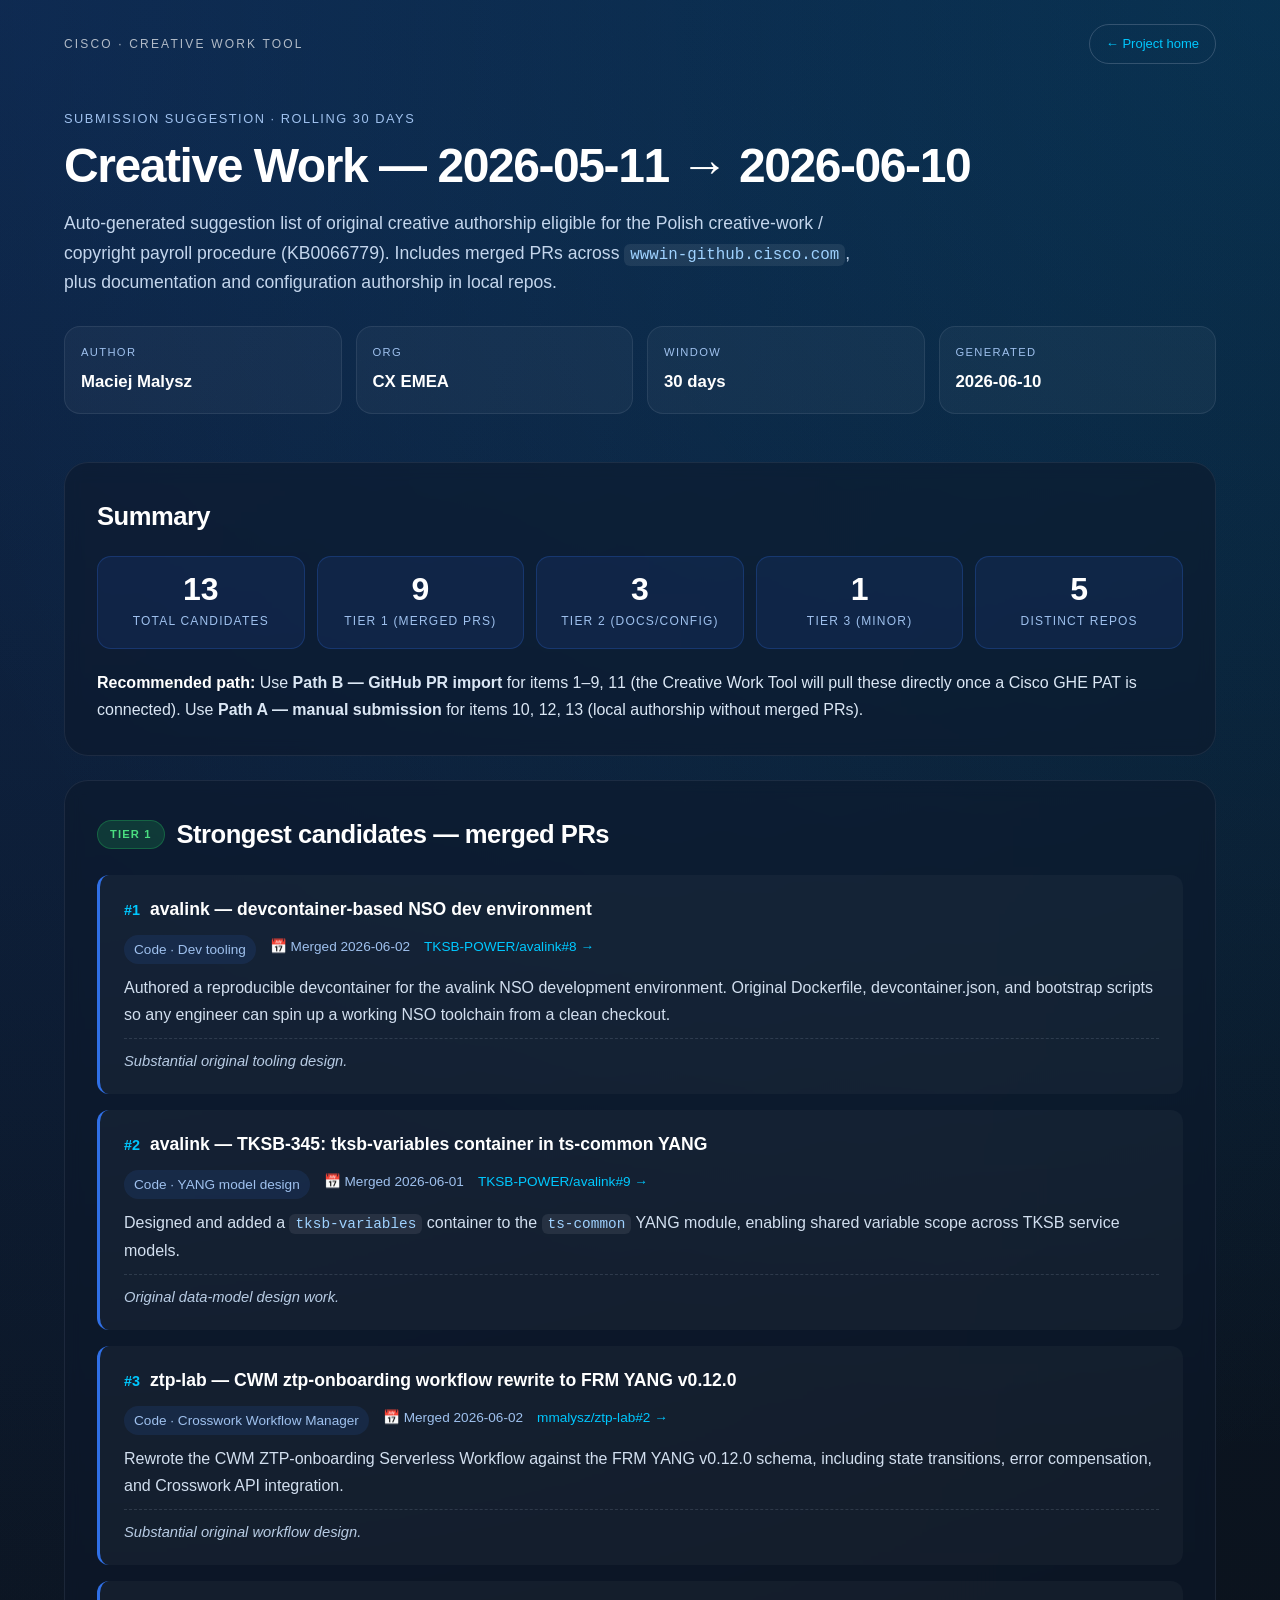
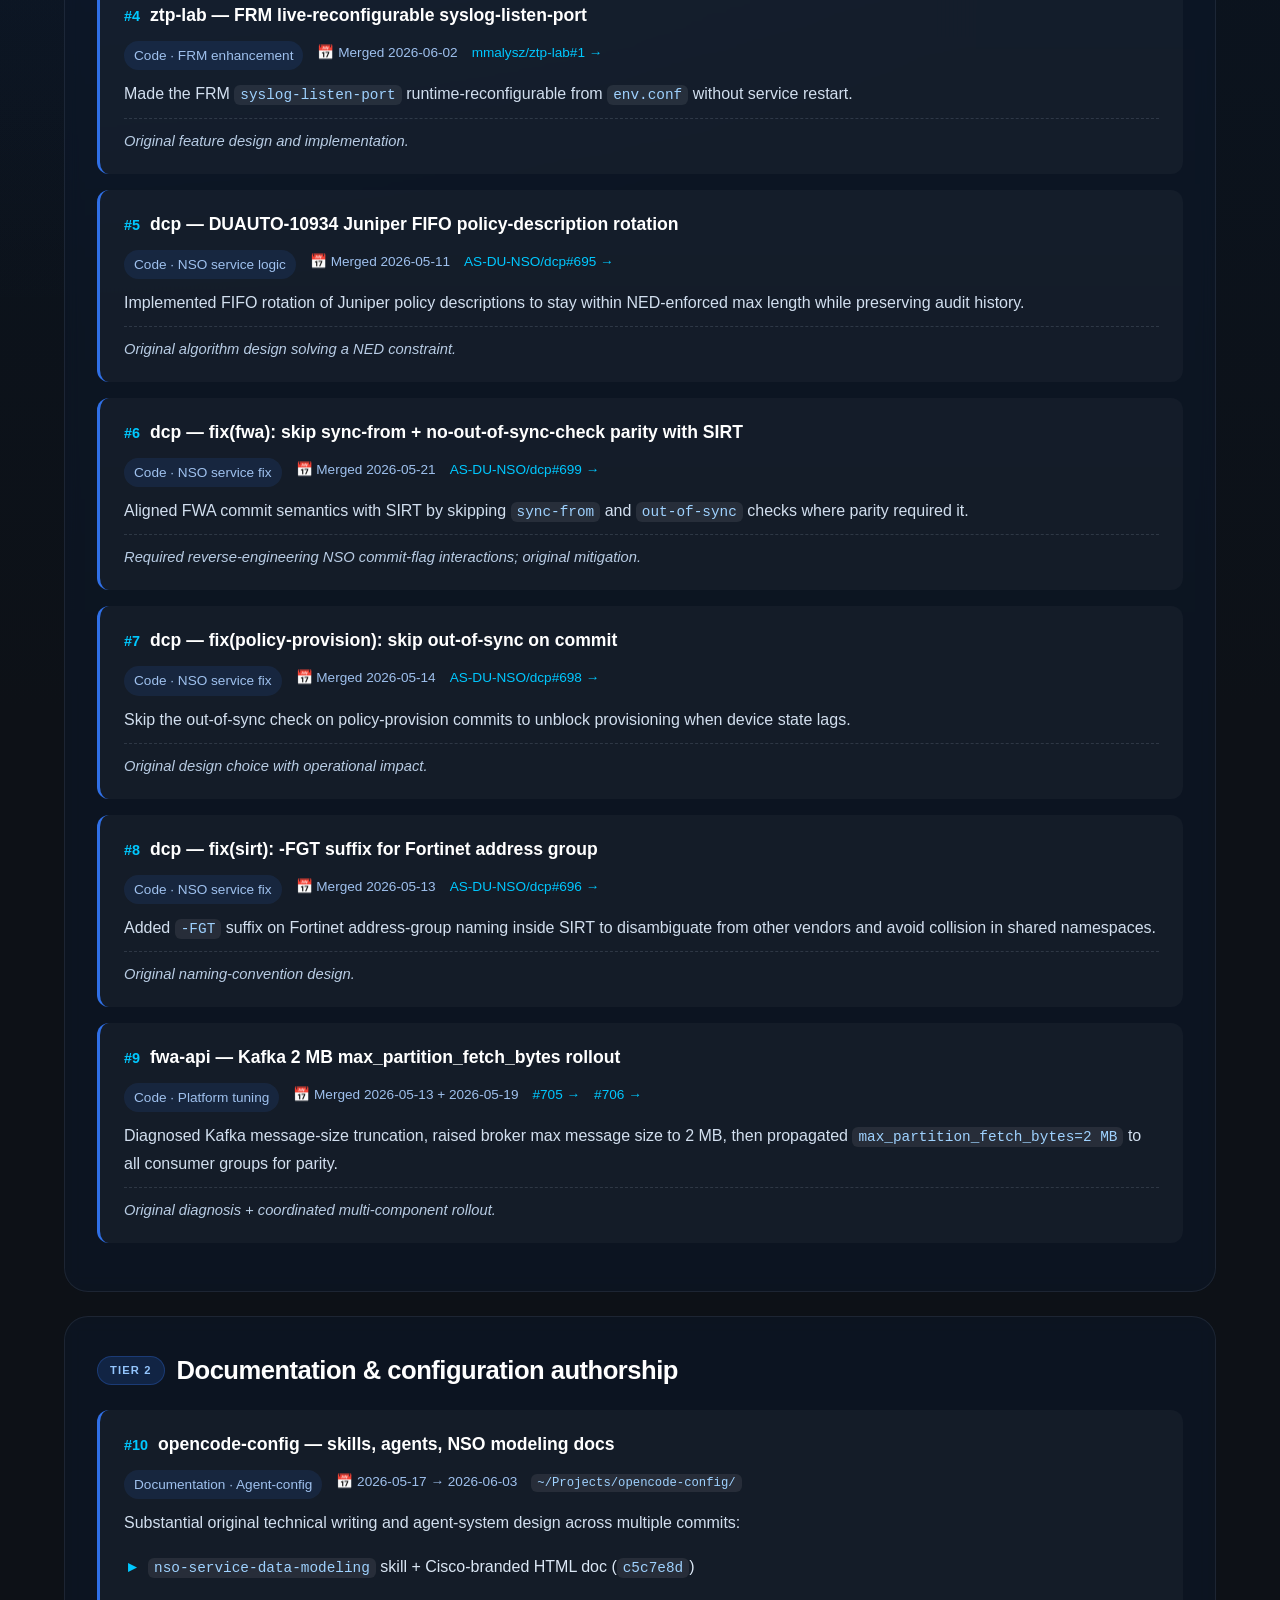
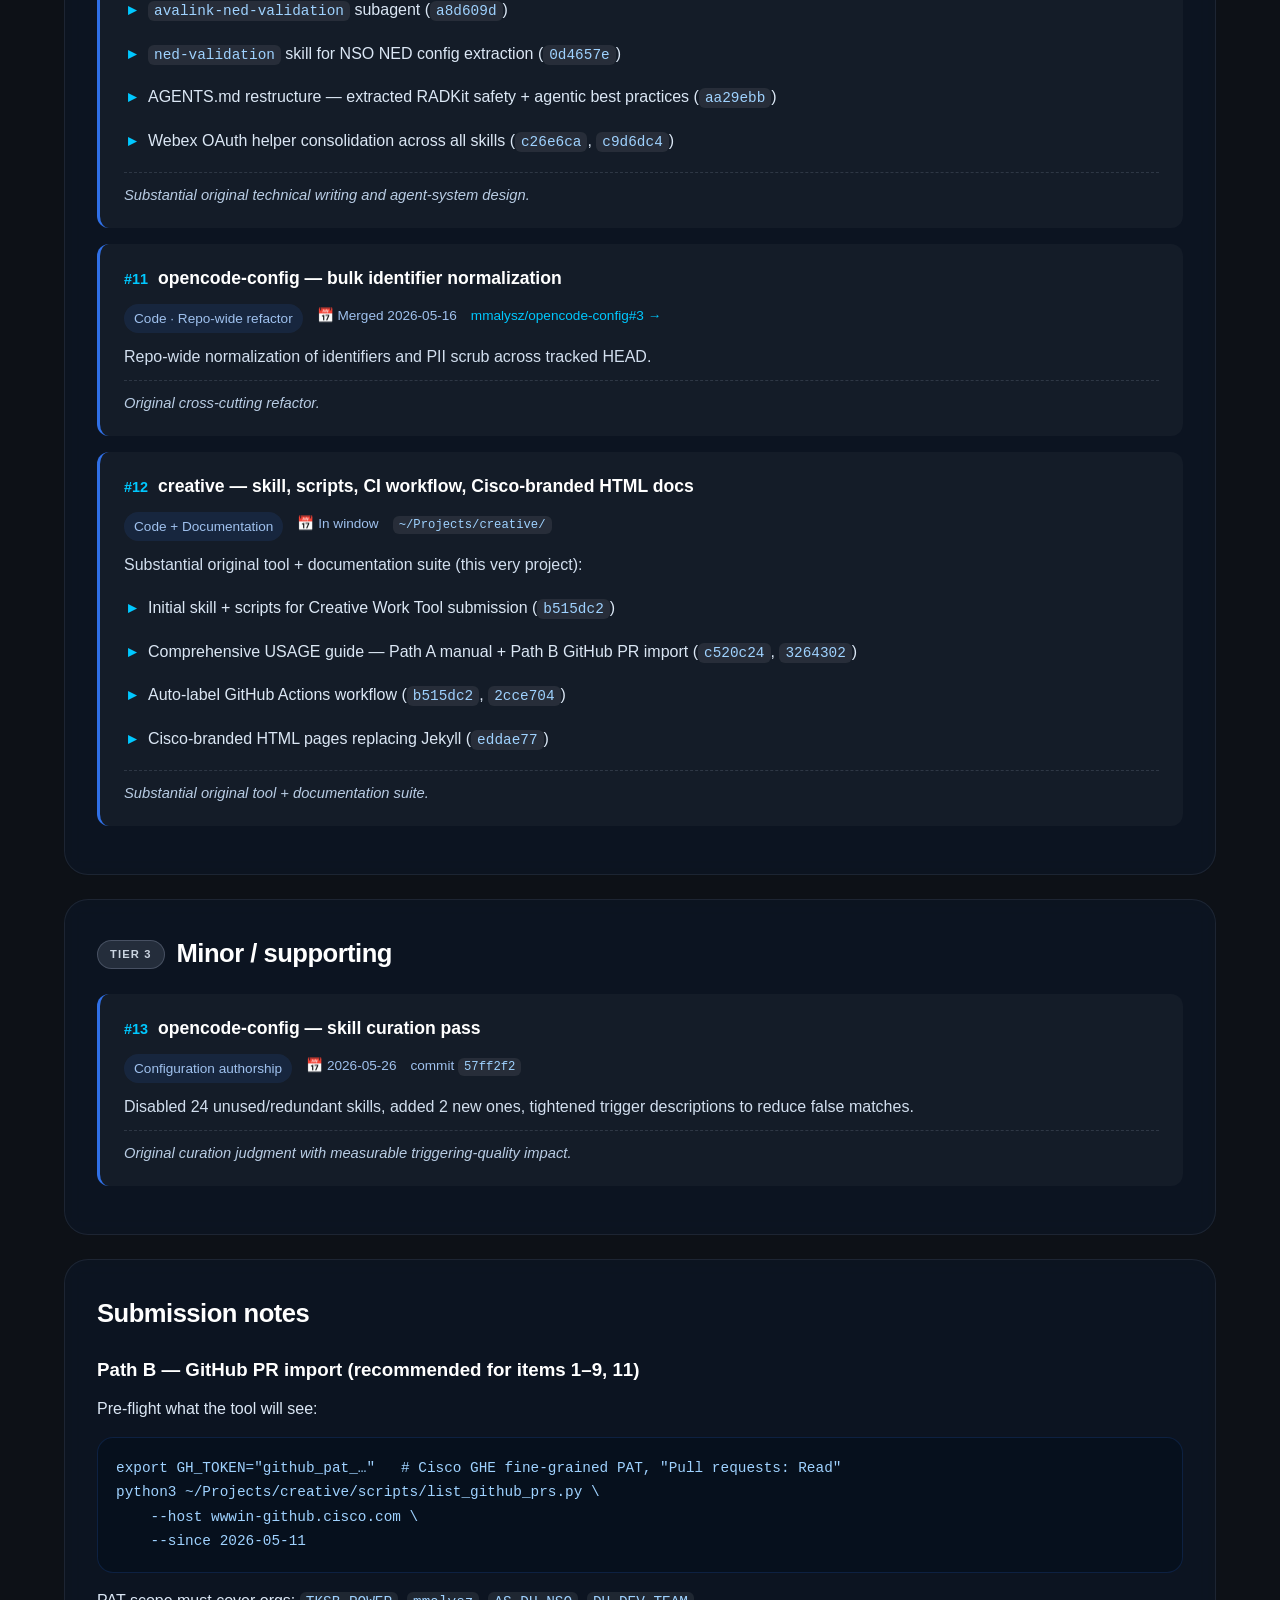
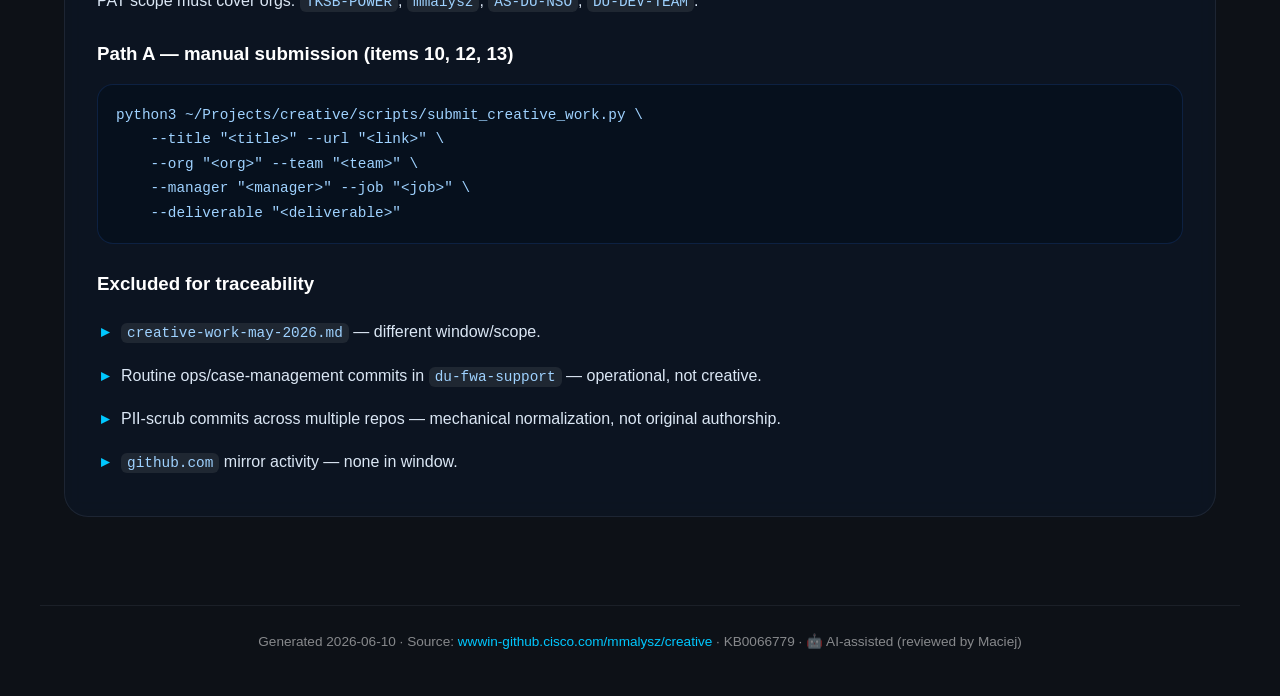
<file: docs/suggestion-2026-05-11_to_2026-06-10.html>
<!DOCTYPE html>
<html lang="en">
<head>
    <meta charset="UTF-8">
    <meta name="viewport" content="width=device-width, initial-scale=1.0">
    <title>Creative Work Suggestion — Last 30 Days (2026-05-11 → 2026-06-10)</title>
    <link rel="stylesheet" href="cisco.css">
    <style>
        * { margin: 0; padding: 0; box-sizing: border-box; }
        html { scroll-behavior: smooth; }
        body {
            font-family: -apple-system, BlinkMacSystemFont, "Segoe UI", "Helvetica", Arial, sans-serif;
            line-height: 1.7;
            color: #dbe7f5;
            background:
                radial-gradient(circle at top left, rgba(48,112,231,0.18), transparent 34%),
                radial-gradient(circle at top right, rgba(0,200,255,0.12), transparent 26%),
                linear-gradient(180deg, #07182d 0%, #0d1117 42%, #0d1117 100%);
            min-height: 100vh;
        }
        a { color: var(--cisco-cyber-blue); text-decoration: none; }
        a:hover { color: white; text-decoration: underline; }
        .page-shell { position: relative; overflow: hidden; }
        .page-shell::before {
            content: ""; position: fixed; inset: 0; pointer-events: none;
            background-image: linear-gradient(rgba(255,255,255,0.03) 1px, transparent 1px), linear-gradient(90deg, rgba(255,255,255,0.03) 1px, transparent 1px);
            background-size: 36px 36px;
            mask-image: radial-gradient(circle at center, black 48%, transparent 100%);
            opacity: 0.22;
        }
        .topbar {
            max-width: 1200px; margin: 0 auto;
            padding: 24px 24px 0;
            display: flex; align-items: center; justify-content: space-between; gap: 18px;
        }
        .brand { display: flex; align-items: center; gap: 14px; }
        .brand-copy {
            font-size: 12px; letter-spacing: 0.18em;
            text-transform: uppercase; color: rgba(255,255,255,0.68);
        }
        .nav-back a {
            display: inline-block; padding: 8px 16px;
            border: 1px solid rgba(148,163,184,0.3);
            border-radius: 999px; font-size: 13px;
        }
        .hero {
            max-width: 1200px; margin: 0 auto;
            padding: 44px 24px 24px;
        }
        .lede {
            color: #9fc1ee; text-transform: uppercase;
            letter-spacing: 0.12em; font-size: 0.8rem; margin-bottom: 10px;
        }
        .hero h1 {
            color: white; font-size: clamp(2rem, 4vw, 3rem);
            line-height: 1.1; letter-spacing: -0.03em; margin-bottom: 16px;
        }
        .hero p.tagline { color: #c4d6ed; font-size: 1.1rem; max-width: 800px; }
        .meta-grid {
            display: grid; grid-template-columns: repeat(auto-fit, minmax(180px, 1fr));
            gap: 14px; margin-top: 28px;
        }
        .meta-card {
            background: rgba(255,255,255,0.04);
            border: 1px solid rgba(148,163,184,0.14);
            border-radius: 16px; padding: 16px;
        }
        .meta-card .label {
            font-size: 0.7rem; text-transform: uppercase;
            letter-spacing: 0.12em; color: #9fc1ee; margin-bottom: 6px;
        }
        .meta-card .value { color: white; font-weight: 600; font-size: 1.05rem; }
        .container {
            max-width: 1200px; margin: 0 auto;
            padding: 24px; position: relative; z-index: 1;
        }
        .section {
            background: rgba(13,24,43,0.55);
            backdrop-filter: blur(8px);
            border: 1px solid rgba(148,163,184,0.12);
            border-radius: 24px; padding: 32px; margin-bottom: 24px;
        }
        .section h2 {
            color: white; font-size: 1.6rem;
            margin-bottom: 18px; letter-spacing: -0.02em;
            display: flex; align-items: center; gap: 12px;
        }
        .tier-badge {
            display: inline-block; padding: 4px 12px;
            border-radius: 999px; font-size: 0.7rem;
            font-weight: 700; text-transform: uppercase; letter-spacing: 0.1em;
        }
        .tier-1 { background: rgba(34,197,94,0.18); color: #4ade80; border: 1px solid rgba(34,197,94,0.3); }
        .tier-2 { background: rgba(48,112,231,0.18); color: #93c5fd; border: 1px solid rgba(48,112,231,0.3); }
        .tier-3 { background: rgba(148,163,184,0.18); color: #cbd5e1; border: 1px solid rgba(148,163,184,0.3); }
        .item {
            background: rgba(255,255,255,0.03);
            border-left: 3px solid var(--cisco-blue);
            border-radius: 12px; padding: 20px 24px; margin: 16px 0;
            transition: transform 0.2s, border-left-color 0.2s;
        }
        .item:hover { transform: translateX(4px); border-left-color: var(--cisco-cyber-blue); }
        .item h3 {
            color: white; font-size: 1.1rem; margin-bottom: 10px;
            display: flex; align-items: baseline; gap: 10px; flex-wrap: wrap;
        }
        .item-num {
            color: var(--cisco-cyber-blue); font-weight: 700; font-size: 0.9rem;
        }
        .item-meta {
            display: flex; flex-wrap: wrap; gap: 14px;
            font-size: 0.85rem; color: #9fc1ee; margin: 8px 0 10px;
        }
        .item-meta .pill {
            background: rgba(48,112,231,0.12);
            padding: 3px 10px; border-radius: 999px;
        }
        .item p { color: #d2dfef; margin: 8px 0; }
        .item .why {
            margin-top: 10px; padding-top: 10px;
            border-top: 1px dashed rgba(148,163,184,0.2);
            font-size: 0.92rem; color: #b8cce4; font-style: italic;
        }
        .summary-bar {
            display: grid; grid-template-columns: repeat(auto-fit, minmax(140px, 1fr));
            gap: 12px; margin-top: 18px;
        }
        .stat {
            background: rgba(48,112,231,0.1);
            border: 1px solid rgba(48,112,231,0.25);
            border-radius: 14px; padding: 16px; text-align: center;
        }
        .stat .num { font-size: 2rem; font-weight: 800; color: white; line-height: 1; }
        .stat .lbl { font-size: 0.75rem; text-transform: uppercase; letter-spacing: 0.1em; color: #9fc1ee; margin-top: 6px; }
        code {
            font-family: "SFMono-Regular", Consolas, Monaco, monospace;
            background: rgba(255,255,255,0.08); color: #9fd2ff;
            padding: 2px 6px; border-radius: 6px; font-size: 0.9em;
        }
        pre {
            background: #06101d; color: #e8f1fb;
            border: 1px solid rgba(48,112,231,0.18);
            border-radius: 16px; padding: 18px; overflow: auto; margin: 14px 0;
        }
        pre code { background: transparent; padding: 0; }
        ul.clean { list-style: none; padding: 0; }
        ul.clean li {
            padding: 8px 0 8px 24px; position: relative;
        }
        ul.clean li::before {
            content: "▸"; position: absolute; left: 4px;
            color: var(--cisco-cyber-blue); font-weight: 700;
        }
        .footer {
            max-width: 1200px; margin: 40px auto 24px;
            padding: 24px; text-align: center;
            font-size: 0.85rem; color: rgba(255,255,255,0.5);
            border-top: 1px solid rgba(148,163,184,0.1);
        }
    </style>
</head>
<body>
<div class="page-shell">

<div class="topbar">
    <div class="brand">
        <div class="brand-copy">Cisco · Creative Work Tool</div>
    </div>
    <div class="nav-back"><a href="index.html">← Project home</a></div>
</div>

<div class="hero">
    <div class="lede">Submission suggestion · Rolling 30 days</div>
    <h1>Creative Work — 2026-05-11 → 2026-06-10</h1>
    <p class="tagline">
        Auto-generated suggestion list of original creative authorship eligible
        for the Polish creative-work / copyright payroll procedure (KB0066779).
        Includes merged PRs across <code>wwwin-github.cisco.com</code>, plus
        documentation and configuration authorship in local repos.
    </p>
    <div class="meta-grid">
        <div class="meta-card"><div class="label">Author</div><div class="value">Maciej Malysz</div></div>
        <div class="meta-card"><div class="label">Org</div><div class="value">CX EMEA</div></div>
        <div class="meta-card"><div class="label">Window</div><div class="value">30 days</div></div>
        <div class="meta-card"><div class="label">Generated</div><div class="value">2026-06-10</div></div>
    </div>
</div>

<div class="container">

<div class="section">
    <h2>Summary</h2>
    <div class="summary-bar">
        <div class="stat"><div class="num">13</div><div class="lbl">Total candidates</div></div>
        <div class="stat"><div class="num">9</div><div class="lbl">Tier 1 (merged PRs)</div></div>
        <div class="stat"><div class="num">3</div><div class="lbl">Tier 2 (docs/config)</div></div>
        <div class="stat"><div class="num">1</div><div class="lbl">Tier 3 (minor)</div></div>
        <div class="stat"><div class="num">5</div><div class="lbl">Distinct repos</div></div>
    </div>
    <p style="margin-top:20px">
        <strong style="color:white">Recommended path:</strong>
        Use <strong>Path B — GitHub PR import</strong> for items 1–9, 11
        (the Creative Work Tool will pull these directly once a Cisco GHE PAT is
        connected). Use <strong>Path A — manual submission</strong> for items
        10, 12, 13 (local authorship without merged PRs).
    </p>
</div>

<div class="section">
    <h2><span class="tier-badge tier-1">Tier 1</span> Strongest candidates — merged PRs</h2>

    <div class="item">
        <h3><span class="item-num">#1</span> avalink — devcontainer-based NSO dev environment</h3>
        <div class="item-meta">
            <span class="pill">Code · Dev tooling</span>
            <span>📅 Merged 2026-06-02</span>
            <a href="https://wwwin-github.cisco.com/TKSB-POWER/avalink/pull/8">TKSB-POWER/avalink#8 →</a>
        </div>
        <p>Authored a reproducible devcontainer for the avalink NSO development environment. Original Dockerfile, devcontainer.json, and bootstrap scripts so any engineer can spin up a working NSO toolchain from a clean checkout.</p>
        <div class="why">Substantial original tooling design.</div>
    </div>

    <div class="item">
        <h3><span class="item-num">#2</span> avalink — TKSB-345: tksb-variables container in ts-common YANG</h3>
        <div class="item-meta">
            <span class="pill">Code · YANG model design</span>
            <span>📅 Merged 2026-06-01</span>
            <a href="https://wwwin-github.cisco.com/TKSB-POWER/avalink/pull/9">TKSB-POWER/avalink#9 →</a>
        </div>
        <p>Designed and added a <code>tksb-variables</code> container to the <code>ts-common</code> YANG module, enabling shared variable scope across TKSB service models.</p>
        <div class="why">Original data-model design work.</div>
    </div>

    <div class="item">
        <h3><span class="item-num">#3</span> ztp-lab — CWM ztp-onboarding workflow rewrite to FRM YANG v0.12.0</h3>
        <div class="item-meta">
            <span class="pill">Code · Crosswork Workflow Manager</span>
            <span>📅 Merged 2026-06-02</span>
            <a href="https://wwwin-github.cisco.com/mmalysz/ztp-lab/pull/2">mmalysz/ztp-lab#2 →</a>
        </div>
        <p>Rewrote the CWM ZTP-onboarding Serverless Workflow against the FRM YANG v0.12.0 schema, including state transitions, error compensation, and Crosswork API integration.</p>
        <div class="why">Substantial original workflow design.</div>
    </div>

    <div class="item">
        <h3><span class="item-num">#4</span> ztp-lab — FRM live-reconfigurable syslog-listen-port</h3>
        <div class="item-meta">
            <span class="pill">Code · FRM enhancement</span>
            <span>📅 Merged 2026-06-02</span>
            <a href="https://wwwin-github.cisco.com/mmalysz/ztp-lab/pull/1">mmalysz/ztp-lab#1 →</a>
        </div>
        <p>Made the FRM <code>syslog-listen-port</code> runtime-reconfigurable from <code>env.conf</code> without service restart.</p>
        <div class="why">Original feature design and implementation.</div>
    </div>

    <div class="item">
        <h3><span class="item-num">#5</span> dcp — DUAUTO-10934 Juniper FIFO policy-description rotation</h3>
        <div class="item-meta">
            <span class="pill">Code · NSO service logic</span>
            <span>📅 Merged 2026-05-11</span>
            <a href="https://wwwin-github.cisco.com/AS-DU-NSO/dcp/pull/695">AS-DU-NSO/dcp#695 →</a>
        </div>
        <p>Implemented FIFO rotation of Juniper policy descriptions to stay within NED-enforced max length while preserving audit history.</p>
        <div class="why">Original algorithm design solving a NED constraint.</div>
    </div>

    <div class="item">
        <h3><span class="item-num">#6</span> dcp — fix(fwa): skip sync-from + no-out-of-sync-check parity with SIRT</h3>
        <div class="item-meta">
            <span class="pill">Code · NSO service fix</span>
            <span>📅 Merged 2026-05-21</span>
            <a href="https://wwwin-github.cisco.com/AS-DU-NSO/dcp/pull/699">AS-DU-NSO/dcp#699 →</a>
        </div>
        <p>Aligned FWA commit semantics with SIRT by skipping <code>sync-from</code> and <code>out-of-sync</code> checks where parity required it.</p>
        <div class="why">Required reverse-engineering NSO commit-flag interactions; original mitigation.</div>
    </div>

    <div class="item">
        <h3><span class="item-num">#7</span> dcp — fix(policy-provision): skip out-of-sync on commit</h3>
        <div class="item-meta">
            <span class="pill">Code · NSO service fix</span>
            <span>📅 Merged 2026-05-14</span>
            <a href="https://wwwin-github.cisco.com/AS-DU-NSO/dcp/pull/698">AS-DU-NSO/dcp#698 →</a>
        </div>
        <p>Skip the out-of-sync check on policy-provision commits to unblock provisioning when device state lags.</p>
        <div class="why">Original design choice with operational impact.</div>
    </div>

    <div class="item">
        <h3><span class="item-num">#8</span> dcp — fix(sirt): -FGT suffix for Fortinet address group</h3>
        <div class="item-meta">
            <span class="pill">Code · NSO service fix</span>
            <span>📅 Merged 2026-05-13</span>
            <a href="https://wwwin-github.cisco.com/AS-DU-NSO/dcp/pull/696">AS-DU-NSO/dcp#696 →</a>
        </div>
        <p>Added <code>-FGT</code> suffix on Fortinet address-group naming inside SIRT to disambiguate from other vendors and avoid collision in shared namespaces.</p>
        <div class="why">Original naming-convention design.</div>
    </div>

    <div class="item">
        <h3><span class="item-num">#9</span> fwa-api — Kafka 2 MB max_partition_fetch_bytes rollout</h3>
        <div class="item-meta">
            <span class="pill">Code · Platform tuning</span>
            <span>📅 Merged 2026-05-13 + 2026-05-19</span>
            <a href="https://wwwin-github.cisco.com/DU-DEV-TEAM/fwa-api/pull/705">#705 →</a>
            <a href="https://wwwin-github.cisco.com/DU-DEV-TEAM/fwa-api/pull/706">#706 →</a>
        </div>
        <p>Diagnosed Kafka message-size truncation, raised broker max message size to 2 MB, then propagated <code>max_partition_fetch_bytes=2 MB</code> to all consumer groups for parity.</p>
        <div class="why">Original diagnosis + coordinated multi-component rollout.</div>
    </div>
</div>

<div class="section">
    <h2><span class="tier-badge tier-2">Tier 2</span> Documentation &amp; configuration authorship</h2>

    <div class="item">
        <h3><span class="item-num">#10</span> opencode-config — skills, agents, NSO modeling docs</h3>
        <div class="item-meta">
            <span class="pill">Documentation · Agent-config</span>
            <span>📅 2026-05-17 → 2026-06-03</span>
            <span><code>~/Projects/opencode-config/</code></span>
        </div>
        <p>Substantial original technical writing and agent-system design across multiple commits:</p>
        <ul class="clean">
            <li><code>nso-service-data-modeling</code> skill + Cisco-branded HTML doc (<code>c5c7e8d</code>)</li>
            <li><code>avalink-ned-validation</code> subagent (<code>a8d609d</code>)</li>
            <li><code>ned-validation</code> skill for NSO NED config extraction (<code>0d4657e</code>)</li>
            <li>AGENTS.md restructure — extracted RADKit safety + agentic best practices (<code>aa29ebb</code>)</li>
            <li>Webex OAuth helper consolidation across all skills (<code>c26e6ca</code>, <code>c9d6dc4</code>)</li>
        </ul>
        <div class="why">Substantial original technical writing and agent-system design.</div>
    </div>

    <div class="item">
        <h3><span class="item-num">#11</span> opencode-config — bulk identifier normalization</h3>
        <div class="item-meta">
            <span class="pill">Code · Repo-wide refactor</span>
            <span>📅 Merged 2026-05-16</span>
            <a href="https://wwwin-github.cisco.com/mmalysz/opencode-config/pull/3">mmalysz/opencode-config#3 →</a>
        </div>
        <p>Repo-wide normalization of identifiers and PII scrub across tracked HEAD.</p>
        <div class="why">Original cross-cutting refactor.</div>
    </div>

    <div class="item">
        <h3><span class="item-num">#12</span> creative — skill, scripts, CI workflow, Cisco-branded HTML docs</h3>
        <div class="item-meta">
            <span class="pill">Code + Documentation</span>
            <span>📅 In window</span>
            <span><code>~/Projects/creative/</code></span>
        </div>
        <p>Substantial original tool + documentation suite (this very project):</p>
        <ul class="clean">
            <li>Initial skill + scripts for Creative Work Tool submission (<code>b515dc2</code>)</li>
            <li>Comprehensive USAGE guide — Path A manual + Path B GitHub PR import (<code>c520c24</code>, <code>3264302</code>)</li>
            <li>Auto-label GitHub Actions workflow (<code>b515dc2</code>, <code>2cce704</code>)</li>
            <li>Cisco-branded HTML pages replacing Jekyll (<code>eddae77</code>)</li>
        </ul>
        <div class="why">Substantial original tool + documentation suite.</div>
    </div>
</div>

<div class="section">
    <h2><span class="tier-badge tier-3">Tier 3</span> Minor / supporting</h2>

    <div class="item">
        <h3><span class="item-num">#13</span> opencode-config — skill curation pass</h3>
        <div class="item-meta">
            <span class="pill">Configuration authorship</span>
            <span>📅 2026-05-26</span>
            <span>commit <code>57ff2f2</code></span>
        </div>
        <p>Disabled 24 unused/redundant skills, added 2 new ones, tightened trigger descriptions to reduce false matches.</p>
        <div class="why">Original curation judgment with measurable triggering-quality impact.</div>
    </div>
</div>

<div class="section">
    <h2>Submission notes</h2>
    <h3 style="color:white;margin:10px 0 10px;">Path B — GitHub PR import (recommended for items 1–9, 11)</h3>
    <p>Pre-flight what the tool will see:</p>
    <pre><code>export GH_TOKEN="github_pat_…"   # Cisco GHE fine-grained PAT, "Pull requests: Read"
python3 ~/Projects/creative/scripts/list_github_prs.py \
    --host wwwin-github.cisco.com \
    --since 2026-05-11</code></pre>
    <p>PAT scope must cover orgs: <code>TKSB-POWER</code>, <code>mmalysz</code>, <code>AS-DU-NSO</code>, <code>DU-DEV-TEAM</code>.</p>

    <h3 style="color:white;margin:24px 0 10px;">Path A — manual submission (items 10, 12, 13)</h3>
    <pre><code>python3 ~/Projects/creative/scripts/submit_creative_work.py \
    --title "&lt;title&gt;" --url "&lt;link&gt;" \
    --org "&lt;org&gt;" --team "&lt;team&gt;" \
    --manager "&lt;manager&gt;" --job "&lt;job&gt;" \
    --deliverable "&lt;deliverable&gt;"</code></pre>

    <h3 style="color:white;margin:24px 0 10px;">Excluded for traceability</h3>
    <ul class="clean">
        <li><code>creative-work-may-2026.md</code> — different window/scope.</li>
        <li>Routine ops/case-management commits in <code>du-fwa-support</code> — operational, not creative.</li>
        <li>PII-scrub commits across multiple repos — mechanical normalization, not original authorship.</li>
        <li><code>github.com</code> mirror activity — none in window.</li>
    </ul>
</div>

</div>

<div class="footer">
    Generated 2026-06-10 · Source:
    <a href="https://wwwin-github.cisco.com/mmalysz/creative">wwwin-github.cisco.com/mmalysz/creative</a>
    · KB0066779 · 🤖 AI-assisted (reviewed by Maciej)
</div>

</div>
</body>
</html>
</file>
<file: docs/cisco.css>
/* Cisco Brand CSS Variables — Zen Garden Design System
   Source: https://cisco-zen-garden.cloudapps.cisco.com/
   Shared across all docs/*.html pages */
:root {
    --cisco-blue: #3070E7;
    --cisco-dark-blue: #0F1729;
    --cisco-light-blue: #3B82F6;
    --cisco-green: #22C55E;
    --cisco-orange: #FF9000;
    --cisco-red: #EF4444;
    --cisco-purple: #8B5CF6;
    --cisco-gray: #64748B;
    --cisco-light-gray: #F8FAFC;
    --cisco-navy: #07182D;
    --cisco-teal: #16BDEB;
    --cisco-cyber-blue: #00C8FF;
    --cisco-pink: #FF007F;
    --cisco-yellow: #F59E0B;
    --cisco-secondary: #94A3B8;
    --nav-width: 280px;
}
</file>
